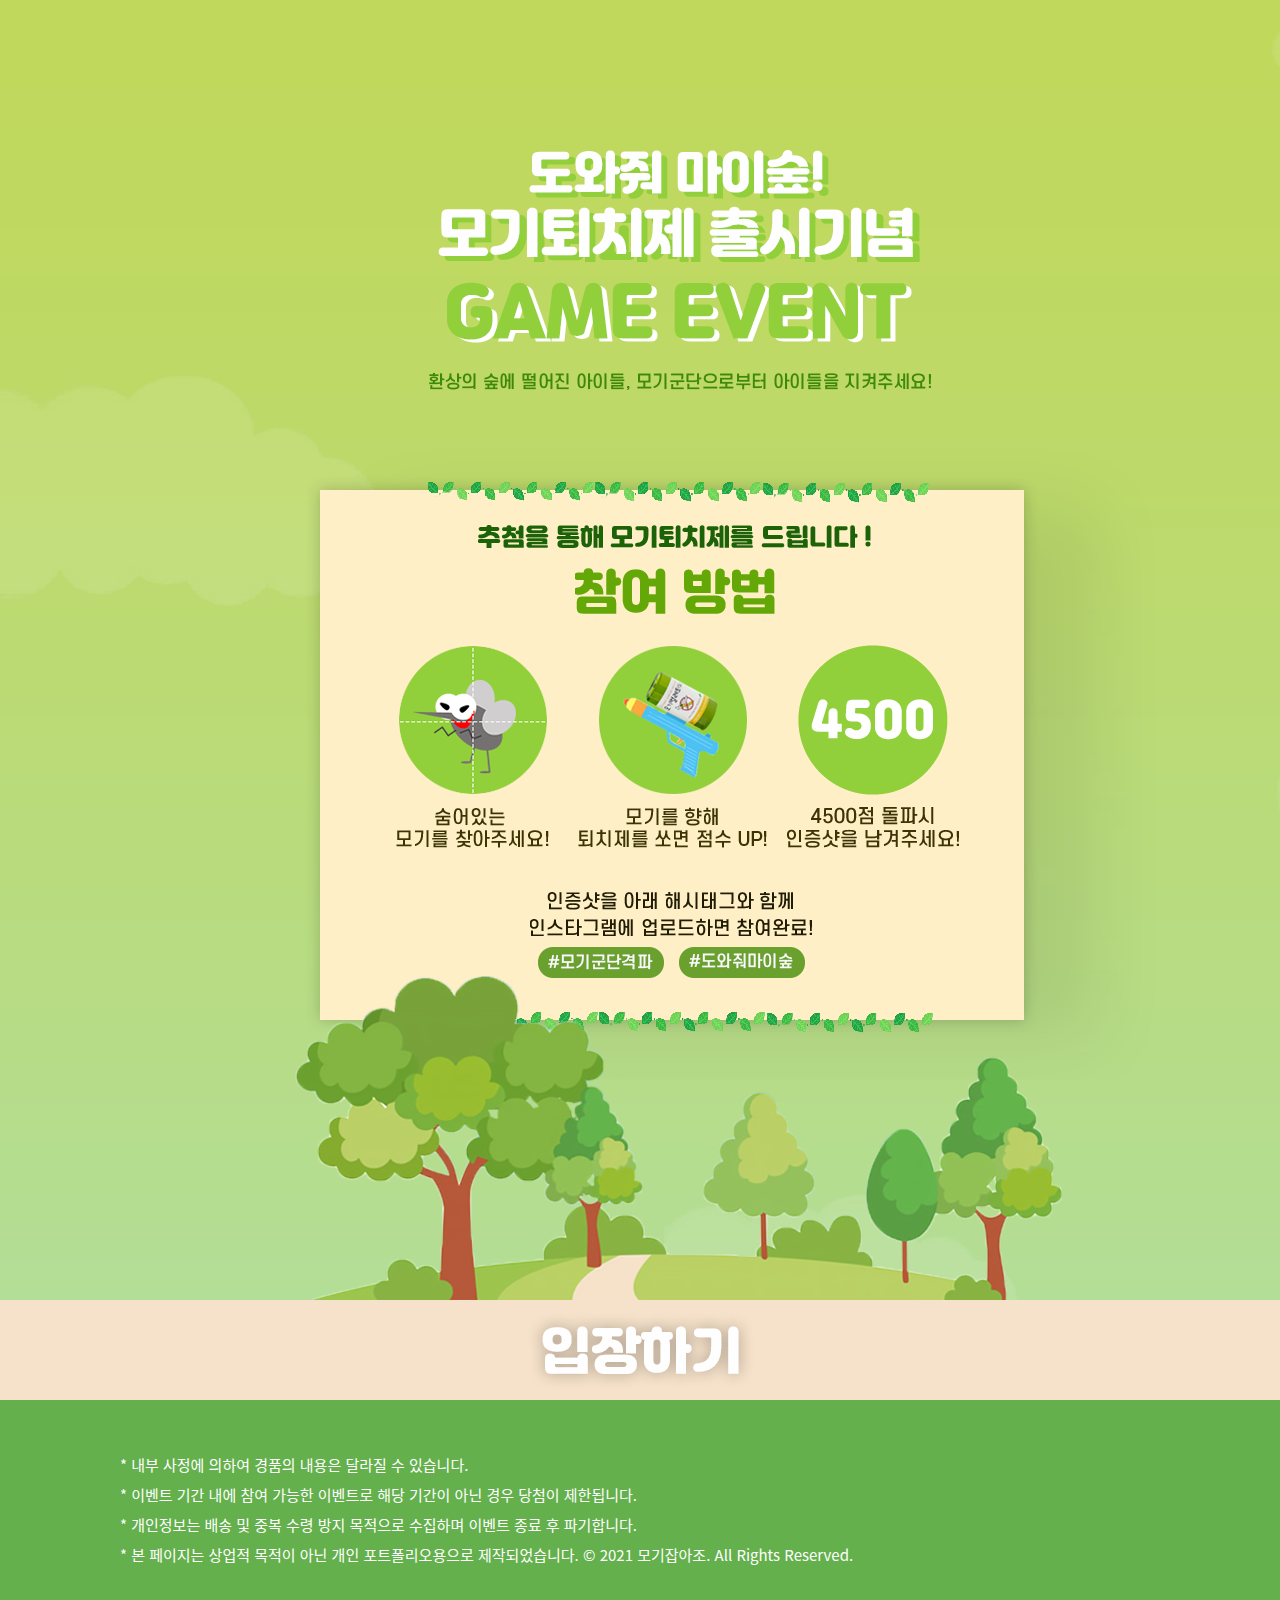
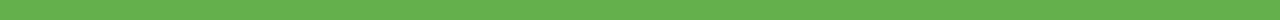
<file: index.html>
<!DOCTYPE html>
<html lang="ko">
<head>
    <meta charset="UTF-8">
    <meta name="viewport" content="width=device-width, initial-scale=1.0">
    <title>★NEW★모기퇴치제 출시기념 이벤트</title>
    <link rel="stylesheet" href="./css/reset.css">
    <link rel="stylesheet" href="./css/style.css">
</head>
<body>
    <div id="wrap">
        <header>
            <h1>도와줘 마이숲!</h1>
            <h2>모기퇴치제 출시기념 GAME EVENT</h2>
            <p>환상의 숲에 떨어진 아이들, 모기군단으로부터 아이들을 지켜주세요!</p>
        </header>
        <section>
            <h3 class="sr-only">참여안내</h3>
            <article class="evtguide">
                <div class="evtguide_tit">
                    <h3>추첨을 통해 모기퇴치제를 드립니다!</h3>
                    <p>참여방법</p>
                </div>
                <ol class="evtguide_lst">
                    <li>
                        모기를 찾아라
                        <ul>
                            <li>숨어있는 모기를 찾아주세요!</li>
                        </ul>
                    </li>
                    <li>
                        퇴치제 물총으로 공격!
                        <ul>
                            <li>모기를 향해 퇴치제를 쏘면 점수 UP!</li>
                        </ul>
                    </li>
                    <li>
                        점수가 4500점 돌파시
                        <ul>
                            <li>4500점 돌파시 인증샷을 남겨주세요!</li>
                        </ul>
                    </li>
                </ol>
                <div class="evtguide_upld">
                    <p>인증샷을 아래 해시태그와 함께 인스타그램에 업로드하면 참여완료!</p>
                    <ul>
                        <li># 모기군단격파</li>
                        <li># 도와줘마이숲</li>
                    </ul>
                </div>
            </article>
            <a href="game.html">입장하기</a>
        </section>
        <footer>
            <p>
                * 내부 사정에 의하여 경품의 내용은 달라질 수 있습니다. <br />
                * 이벤트 기간 내에 참여 가능한 이벤트로 해당 기간이 아닌 경우 당첨이 제한됩니다. <br />
                * 개인정보는 배송 및 중복 수령 방지 목적으로 수집하며 이벤트 종료 후 파기합니다. <br />
                * 본 페이지는 상업적 목적이 아닌 개인 포트폴리오용으로 제작되었습니다. © 2021 모기잡아조. All Rights Reserved.
            </p>
        </footer>
    </div>
</body>
</html>
</file>
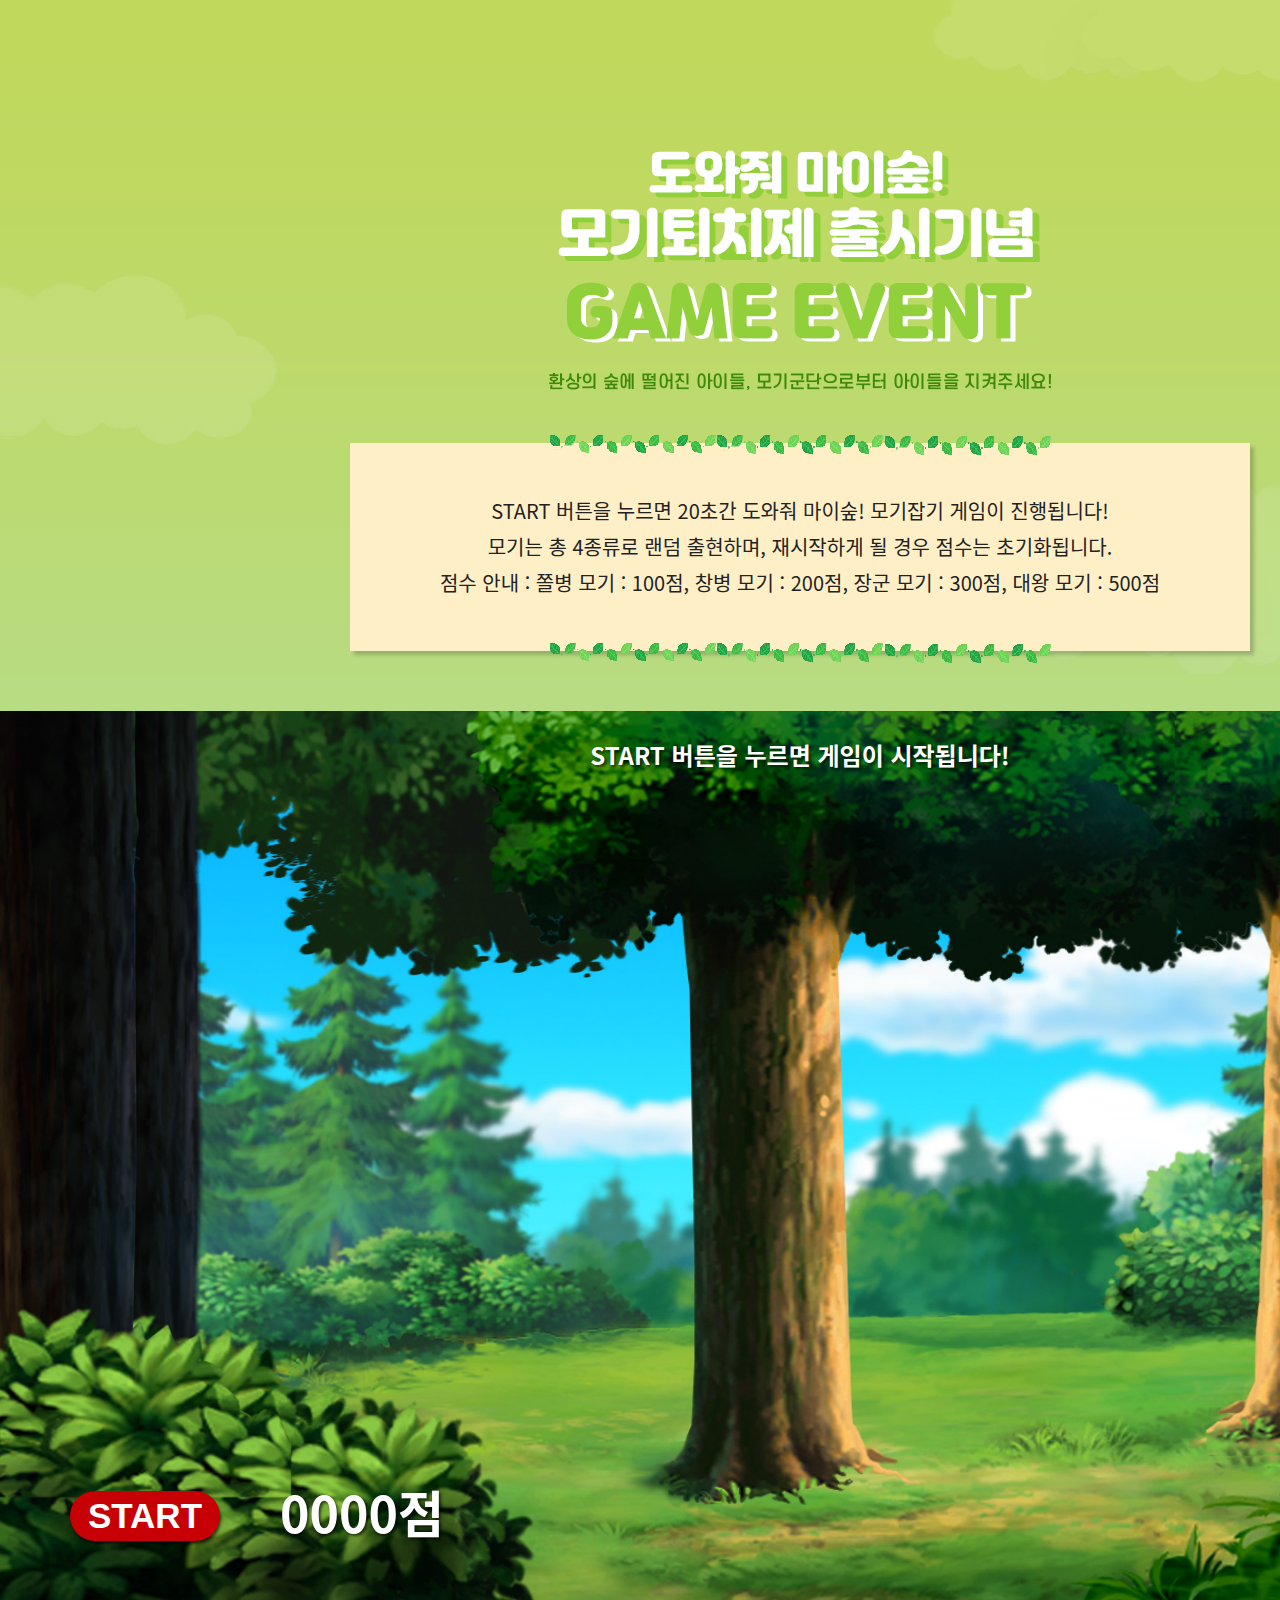
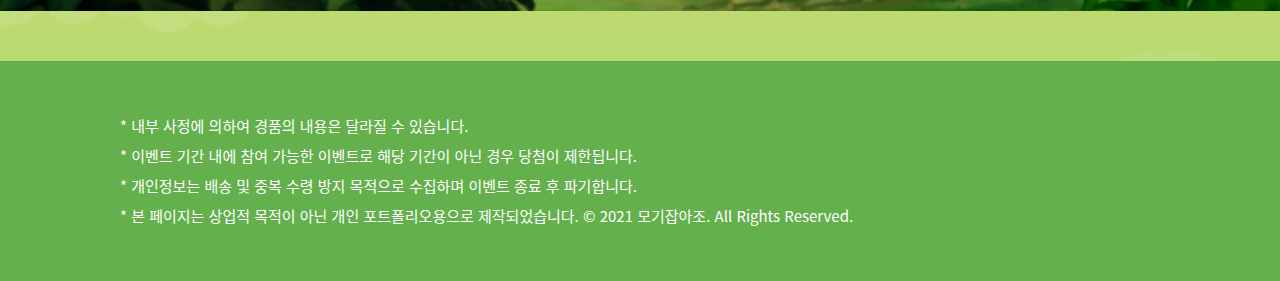
<file: game.html>
<!DOCTYPE html>
<html lang="ko">
<head>
    <meta charset="UTF-8">
    <meta name="viewport" content="width=device-width, initial-scale=1.0">
    <title>도와줘 마이숲!-게임 이벤트</title>
    <link rel="stylesheet" href="./css/reset.css">
    <link rel="stylesheet" href="./css/game-style.css">
    <script src="./js/jquery.min.js"></script>
    <script src="./js/jquery.easing.min.js"></script>
    <script src="./js/function.js"></script>
</head>
<body>
    <div id="wrap">
        <header>
            <h1>도와줘 마이숲! 모기퇴치제 출시기념 GAME EVENT</h1>
        </header>
        <hr />
        <section>
            <h2 class="sr-only">도와줘 마이숲! 이벤트 게임</h2>
            <article class="way">
                <h3 class="sr-only">게임방법</h3>
                <p>              
                    START 버튼을 누르면 20초간 도와줘 마이숲! 모기잡기 게임이 진행됩니다! <br />
                    모기는 총 4종류로 랜덤 출현하며, 재시작하게 될 경우 점수는 초기화됩니다. <br />
                    점수 안내 : 쫄병 모기 : 100점, 창병 모기 : 200점, 장군 모기 : 300점, 대왕 모기 : 500점
                </p>
            </article>
            <article class="game">
                <h3>START 버튼을 누르면 게임이 시작됩니다!</h3>

                <div class="part"></div>

                <span class="frame mos"><img src="./images/mos-line.png" alt="쫄병모기"></span>
                <span class="frame mos-soldier"><img src="./images/mos-soldier-line.png" alt="창병모기"></span>
                <span class="frame mos-general"><img src="./images/mos-general-line.png" alt="장군모기"></span>
                <span class="frame mos-king"><img src="./images/mos-king-line.png" alt="대왕모기"></span>
            
                <button type="button">START</button>
                <strong class="score">0000점</strong>            
                
                <div class="shadow-suc">
                    <div class="popUp suc">
                        <h4>&#127881;축하합니다 모기군단 소탕성공&#127881;</h4>
                        <span class="endScore">0000점</span>
                        <p>
                            인증샷을 아래 해시태그와 함께 인스타그램에 업로드하면 참여완료! #모기군단격파 #도와줘마이숲
                        </p>
                        <span class="clse">닫기</span>
                    </div>
                </div>
                <div class="shadow-fail">
                    <div class="popUp fail">
                        <h4>&#9200;GAME OVER&#9200;</h4>
                        <span class="endScore">0000점</span>
                        <p>
                            다시 한 번 도전하셔서 도와줘 마이숲! 받아가세요~
                        </p>
                        <button type="button">돌아가기</button>
                        <span class="clse">닫기</span>
                    </div>
                </div>

                <audio loop id="bgm" src="./source/game-bgm.mp3">
                    HTML5를 지원하는 브라우저에서만 재생할 수 있습니다.
                </audio>
                <audio id="catch" src="./source/catch.mp3">
                    HTML5를 지원하는 브라우저에서만 재생할 수 있습니다.
                </audio>
            </article>
        </section>
        <hr />
        <footer>
            <p>
                * 내부 사정에 의하여 경품의 내용은 달라질 수 있습니다. <br />
                * 이벤트 기간 내에 참여 가능한 이벤트로 해당 기간이 아닌 경우 당첨이 제한됩니다. <br />
                * 개인정보는 배송 및 중복 수령 방지 목적으로 수집하며 이벤트 종료 후 파기합니다. <br />
                * 본 페이지는 상업적 목적이 아닌 개인 포트폴리오용으로 제작되었습니다. © 2021 모기잡아조. All Rights Reserved.
            </p>
        </footer>
    </div>
</body>
</html>
</file>
<file: css/style.css>
@charset "utf-8";

body{
    overflow-x: hidden;
}

#wrap{
    width: 100%;
    font-family: 'Noto Sans CJK KR';
    background-size: cover;
    background-image: url(../images/bg.png);
    
}

header{
    position: absolute;
    top: 150px;
    left: 40px;
    width: 100%;
    height: 243px;
    text-indent: -9999px;
    background-image: url(../images/header_font.png);
    background-repeat: no-repeat;
    background-position: center;
}

section{
    position: relative;
    height: 1400px;
}

section>.evtguide{
    position: absolute;
    top: 430px;
    left: 50%;
    margin-left: -410px;
    width: 1000px;
    height: 650px;
    background-repeat: no-repeat;
    background-image: url(../images/sec_evtguide_box.png);
}

section:before{
    position: absolute;
    bottom: 100px;
    left: 50%;
    margin-left: -345px;
    z-index: 1000;
    width: 767px;
    height: 343px;
    background-image: url(../images/sec_evtguide_tree.png);
    content: '';
}

section>.evtguide>.evtguide_tit{
    position: absolute;
    top: 95px;
    left: 248px;
    width: 393px;
    z-index: 1200;
}

section>.evtguide>.evtguide_tit>h3{
    width: 393px;
    height: 23px;
    text-indent: -9999px;
    background-image: url(../images/sec_evtguide_tit1.png);
}

section>.evtguide>.evtguide_tit>p{
    width: 200px;
    height: 46px;
    margin: 20px auto;
    text-indent: -9999px;
    background-image: url(../images/sec_evtguide_tit2.png);
}

section>.evtguide>.evtguide_lst{
    position: relative;
    display: flex;
    top: 215px;
    left: 50%;
    margin-left: -332px;
    font-family: 'Noto Sans CJK KR';
}


section>.evtguide>.evtguide_lst>li{
    width: 150px;
    height: 150px;
    margin-right: 50px;
    text-indent: -9999px;
}

section>.evtguide>.evtguide_lst>li:nth-child(1){background-image: url(../images/evtguide_lst_ico1.png);}
section>.evtguide>.evtguide_lst>li:nth-child(2){background-image: url(../images/evtguide_lst_ico2.png);}
section>.evtguide>.evtguide_lst>li:nth-child(3){background-image: url(../images/evtguide_lst_ico3.png); margin-right: 0;}


section>.evtguide>.evtguide_lst>li>ul{
    margin-left: -25px;
    color: #4c4106;
    font-weight: 500;
}

section>.evtguide>.evtguide_lst>li>ul>li{
    position: absolute;
    bottom: -58px;
    width: 200px;
    height: 50px;
}

section>.evtguide>.evtguide_lst>li:nth-child(1)>ul>li{background-image: url(../images/evtguide_lst_ico1_font.png);}
section>.evtguide>.evtguide_lst>li:nth-child(2)>ul>li{background-image: url(../images/evtguide_lst_ico2_font.png);}
section>.evtguide>.evtguide_lst>li:nth-child(3)>ul>li{background-image: url(../images/evtguide_lst_ico3_font.png);}

section>.evtguide>.evtguide_upld{
    position: absolute;
    top: 462px;
    left: 300px;
    width: 282px;
}

section>.evtguide>.evtguide_upld>p{
    width: 100%;
    height: 44px;
    text-indent: -9999px;
    background-image: url(../images/evtguide_upld_tit.png);
}

section>.evtguide>.evtguide_upld>ul{
    display: flex;
    width: 100%;
    justify-content: space-around;
}

section>.evtguide>.evtguide_upld>ul>li{
    width: 128px;
    height: 33px;
    margin-top: 10px;
    text-indent: -9999px;
}

section>.evtguide>.evtguide_upld>ul>li:nth-child(1){background-image: url(../images/evtguide_upld_tag1.png);}
section>.evtguide>.evtguide_upld>ul>li:nth-child(2){background-image: url(../images/evtguide_upld_tag2.png);}

section>a{
    position: absolute;
    bottom: 0;
    left: 0;
    width: 100%;
    height: 100px;
    text-indent: -9999px;
    background-image: url(../images/sec_go.png);
    background-position: center;
    background-repeat: no-repeat;
    background-color: #f6e2ca;
}

footer{
    padding: 50px 120px;
    color: #fff;
    font-size: 15px;
    line-height: 2;
    background-color: #64B04C;
}
</file>
<file: css/game-style.css>
@charset "utf-8";

body{
    color: #222;
    font-family: 'Noto Sans CJK KR';
    background-image: url(../images/bg.png);
    background-size: cover;
}

header{
    width: 1600px;
    margin: 0 auto;
}

header>h1{
    width: 504px;
    height: 243px;
    margin: 150px auto 0;
    text-indent: -9999px;
    background-image: url(../images/header_font.png);
    background-repeat: no-repeat;
}

section{
    position: relative;
    width: 1600px;
    margin: 50px auto;
}

/* 게임 방법 */
section>.way{
    position: relative;
    left: 50%;
    width: 800px;
    margin-left: -450px;
    padding: 50px;
    font-size: 20px;
    line-height: 1.8;
    text-align: center;
    background-color: #feefc7;
    box-shadow: 4px 4px 4px rgba(0, 0, 0, 0.2);
}

section>.way:before,
section>.way:after{
    position: absolute;
    left: 50%;
    width: 520px;
    height: 37px;
    margin-left: -260px;
    background-image: url(../images/deco.png);
    content: '';
}

section>.way:before{top: -17px;}
section>.way:after{bottom: -20px;}

/* 게임 */
section>.game{
    overflow: hidden;
    position: relative;
    height: 900px;
    margin-top: 60px;
    background-image: url(../images/bg-none.jpg);
    background-size: cover;

    cursor: url(../images/pointer.png), auto;
}

section>.game>h3{
    position: relative;
    padding-top: 30px;
    color: #fff;
    font-size: 24px;
    text-align: center;
    text-shadow: 2px 2px 3px rgba(0, 0, 0, 0.637);
    z-index: 500;
}


/* 가림막 */
section>.game>.part{
    position: absolute;
    left: -73px;
    top: 0px;
    width: 1600px;
    height: 950px;
    background-image: url(../images/bg_mod.png);
    background-size: cover;
    z-index: 100;
    pointer-events: none;
}

/* 캐릭터 */
section>.game>.frame{
    display: block;
    position: absolute;
    width: 140px;
    height: 140px;
}

section>.game>.frame>img{
    display: block;
    width: 100%;
}

/* start btn */
section button{
    position: absolute;
    width: 150px;
    height: 50px;
    color: #fff;
    font-weight: 600;
    font-size: 35px;
    background: #c70005;
    box-shadow: 1px 3px 3px rgba(0, 0, 0, 0.623);
    border: none;
    border-radius: 30px;
    outline: none;
    z-index: 500;
}

section>.game>button{
    left: 70px;
    bottom: 70px;
}

section button:hover{box-shadow: 2px 3px 3px rgba(0, 0, 0, 0.623) inset;}

section>.game>.score{
    position: absolute;
    left: 280px;
    bottom: 70px;
    color: #fff;
    font-size: 50px;    
    text-shadow: 2px 2px 3px rgba(0, 0, 0, 0.637);
    z-index: 500;
}

section>.game>.shadow-suc,
section>.game>.shadow-fail{
    display: none;
    position: absolute;
    left: 0;
    top: 0;
    width: 100%;
    height: 100%;
    background-color: rgba(0, 0, 0, 0.6);
    z-index: 500;
}

section .popUp{
    position: absolute;
    left: 50%;
    top: 50%;
    width: 500px;
    height: 300px;
    margin: -200px 0 0 -300px;
    padding: 50px;
    text-align: center;
    background-color: #fff;
    z-index: 600;
    cursor: default;
}

section .popUp>h4{font-size: 30px;}

section .popUp>.endScore{
    display: block;
    height: 120px;
    font-size: 45px;    
    line-height: 120px;
}

section .popUp>.clse{
    display: block;
    width: 50px;
    margin: 50px auto 0;
    font-size: 15px;
    cursor: pointer;
}

section .popUp>.clse:hover{color: #999;}

section .suc>p{
    width: 282px;
    height: 90px;
    margin: 0 auto;
    text-indent: -9999px;
    background-image: url(../images/info.png);
}

section .fail>p{font-size: 20px;}

section .fail>button{
    left: 50%;
    bottom: 80px;
    margin-left: -75px;
    font-size: 22px;
}

section .fail>.clse{margin-top: 120px;}

footer{
    padding: 50px 120px;
    color: #fff;
    font-size: 15px;
    line-height: 2;
    background-color: #64B04C;
}
</file>
